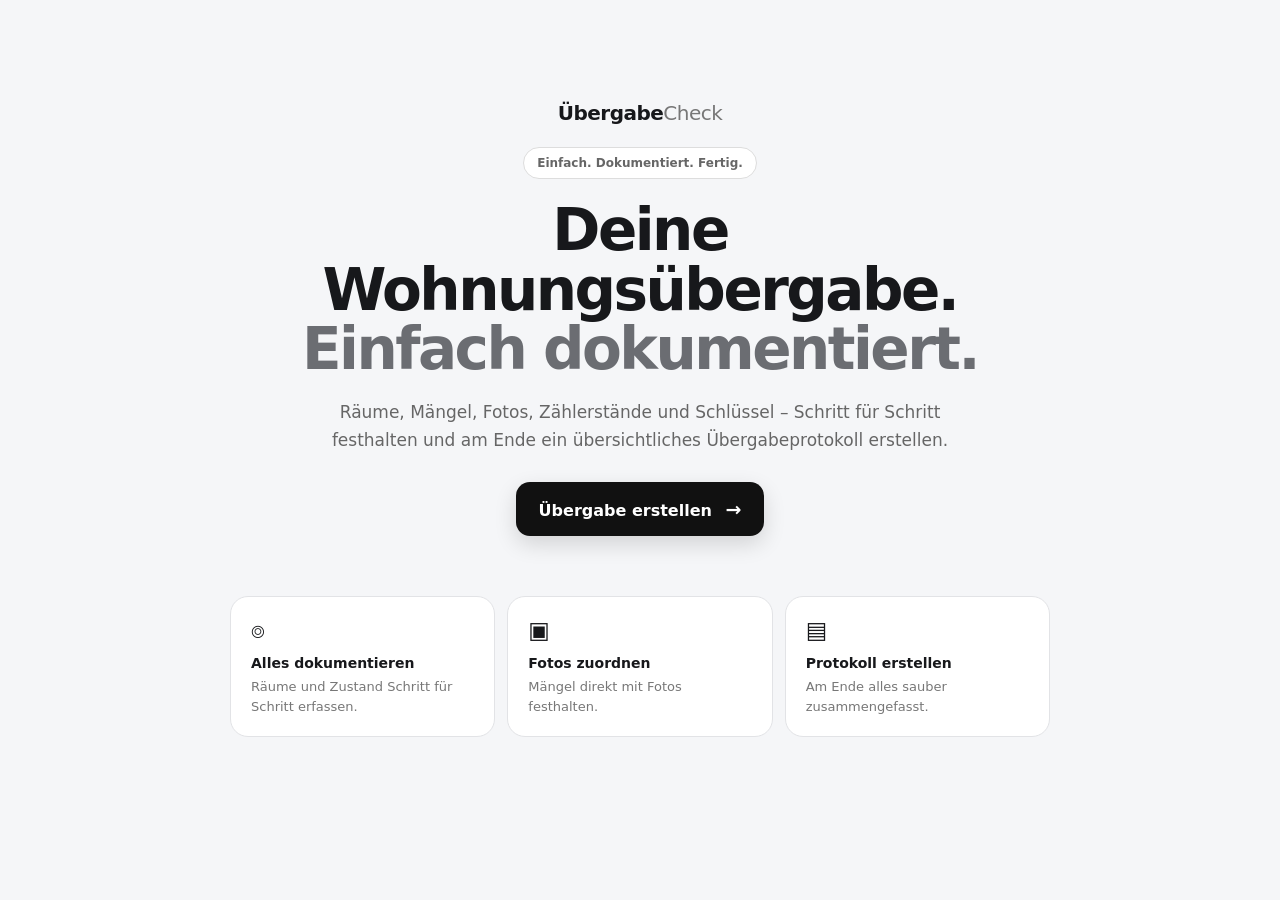
<file: Index.html>
<!DOCTYPE html>
<html lang="de">
<head>
<meta charset="UTF-8">
<meta name="viewport" content="width=device-width, initial-scale=1.0">
<title>ÜbergabeCheck – Wohnungsübergabe</title>
<style>
  *{box-sizing:border-box}
  body{margin:0;font-family:Inter,system-ui,-apple-system,BlinkMacSystemFont,"Segoe UI",sans-serif;background:#f5f6f8;color:#17181b}
  .app{max-width:1050px;margin:auto;padding:28px 18px 60px}
  header{display:flex;justify-content:space-between;align-items:center;margin-bottom:28px}
  .brand{font-size:22px;font-weight:800;letter-spacing:-.5px}
  .brand span{font-weight:500;color:#777}
  .badge{font-size:13px;background:#fff;border:1px solid #ddd;padding:8px 12px;border-radius:999px;color:#666}
  .hero{background:#111;color:#fff;border-radius:24px;padding:34px;margin-bottom:22px}
  .hero h1{font-size:34px;line-height:1.05;margin:0 0 10px;letter-spacing:-1px}
  .hero p{margin:0;color:#c7c7c7;max-width:680px;line-height:1.6}
  .progress{display:flex;gap:6px;margin-top:24px}
  .dot{height:5px;flex:1;background:#3b3b3b;border-radius:5px}
  .dot.active{background:#fff}
  .card{background:#fff;border:1px solid #e2e3e6;border-radius:20px;padding:24px;margin-bottom:16px;box-shadow:0 4px 18px rgba(0,0,0,.035)}
  h2{font-size:22px;margin:0 0 6px}
  .sub{color:#70727a;font-size:14px;margin-bottom:20px}
  label{display:block;font-size:13px;font-weight:700;margin:16px 0 7px}
  input,textarea,select{width:100%;padding:13px 14px;border:1px solid #d8d9dd;border-radius:12px;font:inherit;background:#fff}
  textarea{min-height:90px;resize:vertical}
  .grid{display:grid;grid-template-columns:1fr 1fr;gap:14px}
  .room-grid{display:grid;grid-template-columns:repeat(3,1fr);gap:12px}
  .room{border:1px solid #ddd;border-radius:15px;padding:16px;cursor:pointer;background:#fff}
  .room.selected{border:2px solid #111;padding:15px}
  .room strong{display:block;margin-bottom:5px}
  .room small{color:#777}
  .choice-row{display:flex;gap:10px;flex-wrap:wrap}
  .choice{border:1px solid #ddd;border-radius:12px;padding:11px 14px;cursor:pointer;background:#fff}
  .choice.active{background:#111;color:#fff;border-color:#111}
  .actions{display:flex;justify-content:space-between;gap:12px;margin-top:20px}
  button{border:0;border-radius:12px;padding:13px 18px;font-weight:750;cursor:pointer;font:inherit}
  .primary{background:#111;color:#fff}
  .secondary{background:#ececef;color:#222}
  .danger{background:#fff0f0;color:#a11}
  .hidden{display:none}
  .photo-box{border:1px dashed #c8c9ce;border-radius:15px;padding:22px;text-align:center;color:#777}
  .photo-preview{display:flex;gap:10px;flex-wrap:wrap;margin-top:12px}
  .photo-preview img{width:110px;height:85px;object-fit:cover;border-radius:10px;border:1px solid #ddd}
  .summary-row{display:flex;justify-content:space-between;border-bottom:1px solid #eee;padding:12px 0;gap:20px}
  .summary-row:last-child{border-bottom:0}
  .notice{background:#f0f1f3;padding:13px 15px;border-radius:12px;color:#555;font-size:14px;line-height:1.5}
  @media(max-width:700px){
    .grid,.room-grid{grid-template-columns:1fr}
    .hero h1{font-size:28px}
    .app{padding:18px 12px 40px}
    .card{padding:18px}
  }
  @media print{
    body{background:#fff}
    header,.hero,.actions,.no-print{display:none!important}
    .app{max-width:none;padding:0}
    .card{box-shadow:none;border:0;padding:0;margin:0 0 20px}
  }

  .protocol{background:#fff;color:#17181b}
  .protocol-cover{padding:28px 8px 34px;border-bottom:2px solid #111;margin-bottom:22px}
  .protocol-kicker{font-size:11px;font-weight:800;letter-spacing:2px;color:#777;margin-bottom:10px}
  .protocol h1{font-size:34px;letter-spacing:-1px;margin:0 0 8px}
  .protocol-address{font-size:18px;color:#555;margin-bottom:25px}
  .protocol-meta{display:grid;grid-template-columns:repeat(3,1fr);gap:12px}
  .protocol-meta div,.overview-grid div{background:#f5f5f6;border-radius:12px;padding:13px}
  .protocol-meta span,.overview-grid span,.protocol-row span{display:block;font-size:11px;color:#777;text-transform:uppercase;letter-spacing:.5px;margin-bottom:5px}
  .protocol-section{margin:22px 0;padding:18px 0;border-bottom:1px solid #e5e5e7}
  .section-title{display:flex;justify-content:space-between;align-items:center;font-size:18px;font-weight:800;margin-bottom:14px}
  .overview-grid{display:grid;grid-template-columns:repeat(4,1fr);gap:10px}
  .protocol-row{display:flex;justify-content:space-between;gap:20px;padding:12px 0;border-bottom:1px solid #eee}
  .protocol-row:last-child{border-bottom:0}
  .protocol-detail{background:#f7f7f8;border-radius:12px;padding:13px;line-height:1.55}
  .protocol-detail strong{display:block;font-size:11px;text-transform:uppercase;letter-spacing:.5px;color:#777;margin-bottom:6px}
  .state-pill{font-size:11px;padding:6px 9px;border-radius:999px;font-weight:800;background:#eee}
  .state-pill.ok{background:#e9f5ec}
  .state-pill.wear{background:#fff4d9}
  .state-pill.damage{background:#ffe9e9}
  .muted{color:#777;font-size:13px}
  .photo-grid{display:grid;grid-template-columns:repeat(3,1fr);gap:10px;margin-top:12px}
  .protocol-photo{width:100%;height:180px;object-fit:cover;border-radius:10px;border:1px solid #ddd}
  .signature-section{padding-top:10px}
  .signature-grid{display:grid;grid-template-columns:1fr 1fr;gap:45px;margin-top:35px}
  .signature-line{height:70px;border-bottom:1px solid #777;margin-bottom:8px}
  .signature-grid span{display:block;color:#777;font-size:12px;margin-top:3px}
  .protocol-footer{font-size:11px;color:#888;text-align:center;padding-top:12px}
  @media(max-width:700px){
    .protocol-meta,.overview-grid{grid-template-columns:1fr 1fr}
    .photo-grid{grid-template-columns:1fr 1fr}
    .protocol-photo{height:140px}
    .signature-grid{grid-template-columns:1fr;gap:25px}
  }
  @media print{
    @page{size:A4;margin:14mm}
    body{background:#fff}
    .app{padding:0;max-width:none}
    .card{border:0;padding:0;box-shadow:none}
    .protocol-section{break-inside:avoid}
    .protocol-photo{break-inside:avoid}
    .protocol-cover{break-after:auto}
    .protocol-footer{position:relative}
    .no-print{display:none!important}
  }


  .landing{min-height:calc(100vh - 88px);display:flex;align-items:center;justify-content:center;padding:40px 0 70px}
  .landing-inner{text-align:center;max-width:820px}
  .landing-logo{font-size:20px;font-weight:850;letter-spacing:-.5px;margin-bottom:22px}
  .landing-logo span{font-weight:500;color:#777}
  .landing-pill{display:inline-block;background:#fff;border:1px solid #ddd;border-radius:999px;padding:8px 13px;font-size:12px;font-weight:750;color:#666;margin-bottom:22px}
  .landing h1{font-size:58px;line-height:1.03;letter-spacing:-2.5px;margin:0 0 18px;font-weight:850}
  .landing h1 em{font-style:normal;color:#6b6d72}
  .landing-lead{max-width:650px;margin:0 auto;color:#666;font-size:17px;line-height:1.65}
  .landing-button{margin-top:28px;background:#111;color:#fff;border:0;border-radius:14px;padding:16px 23px;font-weight:800;font-size:16px;cursor:pointer;box-shadow:0 8px 22px rgba(0,0,0,.14)}
  .landing-button span{margin-left:8px;font-size:19px}
  .landing-features{display:grid;grid-template-columns:repeat(3,1fr);gap:12px;margin-top:60px;text-align:left}
  .landing-features>div{background:#fff;border:1px solid #e2e3e6;border-radius:18px;padding:20px}
  .feature-icon{font-size:23px;margin-bottom:12px}
  .landing-features strong{display:block;font-size:14px;margin-bottom:6px}
  .landing-features span{display:block;color:#777;font-size:13px;line-height:1.5}
  @media(max-width:700px){
    .landing{min-height:calc(100vh - 50px);padding:25px 0 45px}
    .landing h1{font-size:40px;letter-spacing:-1.7px}
    .landing-lead{font-size:15px}
    .landing-features{grid-template-columns:1fr;margin-top:38px}
  }


  .sig-wrap{margin-top:12px}
  .sig-wrap canvas{width:100%;height:130px;border:1px dashed #c9c9cc;border-radius:12px;background:#fff;touch-action:none}
  .sig-actions{margin-top:7px}
  .sig-actions button{padding:8px 11px;font-size:12px}
  @media print{
    .sig-wrap canvas{border:0;height:90px}
    .sig-actions{display:none!important}
    .protocol-photo{max-height:170px}
  }

</style>
</head>
<body>
<div class="app">

  <section class="landing" id="landing">
    <div class="landing-inner">
      <div class="landing-logo">Übergabe<span>Check</span></div>
      <div class="landing-pill">Einfach. Dokumentiert. Fertig.</div>
      <h1>Deine Wohnungsübergabe.<br><em>Einfach dokumentiert.</em></h1>
      <p class="landing-lead">Räume, Mängel, Fotos, Zählerstände und Schlüssel – Schritt für Schritt festhalten und am Ende ein übersichtliches Übergabeprotokoll erstellen.</p>
      <button class="landing-button" onclick="startApp()">Übergabe erstellen <span>→</span></button>
      <div class="landing-features">
        <div><div class="feature-icon">⌾</div><strong>Alles dokumentieren</strong><span>Räume und Zustand Schritt für Schritt erfassen.</span></div>
        <div><div class="feature-icon">▣</div><strong>Fotos zuordnen</strong><span>Mängel direkt mit Fotos festhalten.</span></div>
        <div><div class="feature-icon">▤</div><strong>Protokoll erstellen</strong><span>Am Ende alles sauber zusammengefasst.</span></div>
      </div>
    </div>
  </section>

  <div id="appContent" class="hidden">
  <header id="appHeader">
    <div class="brand">Übergabe<span>Check</span></div>
    <div class="badge"><span id="saveStatus">Bereit</span> · nur auf diesem Gerät</div>
  </header>

  <section class="hero" id="appHero">
    <h1>Wohnungsübergabe ohne Papierchaos.</h1>
    <p>Dokumentiere Räume, Mängel, Zählerstände und Schlüssel Schritt für Schritt. Am Ende entsteht ein übersichtliches Übergabeprotokoll.</p>
    <div class="progress" id="progress"></div>
  </section>

  <section class="card" id="step1">
    <h2>1. Grunddaten</h2>
    <div class="sub">Ein paar Angaben zum Start.</div>
    <div class="grid">
      <div><label>Adresse</label><input id="address" placeholder="z. B. Musterstraße 12, 89518 Heidenheim"></div>
      <div><label>Datum</label><input id="date" type="date"></div>
      <div><label>Mieter</label><input id="tenant" placeholder="Vor- und Nachname"></div>
      <div><label>Vermieter</label><input id="landlord" placeholder="Vor- und Nachname"></div>
    </div>
    <div class="actions">
      <button class="secondary" onclick="newTransfer()">Neue Übergabe</button>
      <button class="primary" onclick="go(2)">Weiter</button>
    </div>
  </section>

  <section class="card hidden" id="step2">
    <h2>2. Räume</h2>
    <div class="sub">Welche Räume möchtest du dokumentieren?</div>
    <div class="room-grid" id="rooms"></div>
    <div class="actions"><button class="secondary" onclick="go(1)">Zurück</button><button class="primary" onclick="go(3)">Weiter</button></div>
  </section>

  <section class="card hidden" id="step3">
    <h2>3. Raum dokumentieren</h2>
    <div class="sub">Wähle einen Raum und halte den Zustand fest.</div>
    <div class="grid">
      <div>
        <label>Raum</label>
        <select id="roomSelect" onchange="loadRoom()"></select>
      </div>
      <div>
        <label>Zustand</label>
        <div class="choice-row">
          <div class="choice" data-state="ok" onclick="setState('ok')">Ohne Mängel</div>
          <div class="choice" data-state="wear" onclick="setState('wear')">Gebrauchsspuren</div>
          <div class="choice" data-state="damage" onclick="setState('damage')">Mangel vorhanden</div>
        </div>
      </div>
    </div>
    <label>Beschreibung</label>
    <textarea id="description" placeholder="z. B. Kratzer im Laminat vor der Balkontür."></textarea>
    <label>Fotos</label>
    <div class="photo-box">
      <input id="photos" type="file" accept="image/*" multiple onchange="previewPhotos()">
      <div>Fotos auswählen – auf dem Smartphone kann direkt die Kamera genutzt werden.</div>
      <div class="photo-preview" id="photoPreview"></div>
    </div>
    <div class="actions"><button class="secondary" onclick="go(2)">Zurück</button><button class="primary" onclick="saveRoomAndNext()">Raum speichern</button></div>
  </section>

  <section class="card hidden" id="step4">
    <h2>4. Zähler & Schlüssel</h2>
    <div class="sub">Nur eintragen, was vorhanden ist.</div>
    <div class="grid">
      <div><label>Strom – Zählernummer</label><input id="electricNo" placeholder="optional"></div>
      <div><label>Strom – Stand</label><input id="electric" placeholder="z. B. 12483 kWh"></div>
      <div><label>Wasser – Zählernummer</label><input id="waterNo" placeholder="optional"></div>
      <div><label>Wasser – Stand</label><input id="water" placeholder="z. B. 384 m³"></div>
      <div><label>Gas – Zählernummer</label><input id="gasNo" placeholder="optional"></div>
      <div><label>Gas – Stand</label><input id="gas" placeholder="z. B. 1520 m³"></div>
    </div>
    <label>Schlüssel</label>
    <textarea id="keys" placeholder="z. B. 2 Wohnungsschlüssel, 2 Haustürschlüssel, 1 Briefkastenschlüssel"></textarea>
    <label>Allgemeine Bemerkungen</label>
    <textarea id="notes" placeholder="Sonstige Hinweise zur Übergabe"></textarea>
    <div class="actions"><button class="secondary" onclick="go(3)">Zurück</button><button class="primary" onclick="showSummary()">Protokoll anzeigen</button></div>
  </section>

  <section class="card hidden" id="step5">
    <h2>5. Übergabeprotokoll</h2>
    <div class="sub">Deine Angaben als übersichtliche Dokumentation.</div>
    <div id="summary"></div>
    <div class="actions no-print">
      <button class="secondary" onclick="go(4)">Zurück</button>
      <button class="primary" onclick="window.print()">Als PDF speichern / drucken</button>
    </div>
  </section>
  </div>
</div>

<script>
const roomNames=["Flur","Wohnzimmer","Schlafzimmer","Kinderzimmer","Küche","Badezimmer","WC","Balkon","Keller","Garage","Abstellraum"];
let selectedRooms=["Flur","Wohnzimmer","Schlafzimmer","Küche","Badezimmer"];
let roomData={};
let currentRoom=selectedRooms[0];
let currentState="ok";
let photoURLs=[];

document.getElementById("date").value=new Date().toISOString().slice(0,10);

function renderRooms(){
  document.getElementById("rooms").innerHTML=roomNames.map(r=>`
    <div class="room ${selectedRooms.includes(r)?"selected":""}" onclick="toggleRoom('${r}')">
      <strong>${r}</strong><small>${selectedRooms.includes(r)?"Ausgewählt":"Nicht ausgewählt"}</small>
    </div>`).join("");
}
function renderProgress(step){
  document.getElementById("progress").innerHTML=[1,2,3,4,5].map(n=>`<div class="dot ${n<=step?"active":""}"></div>`).join("");
}
function go(step){
  saveDraft();
  document.querySelectorAll('[id^="step"]').forEach(x=>x.classList.add("hidden"));
  document.getElementById("step"+step).classList.remove("hidden");
  renderProgress(step);
  if(step===2) renderRooms();
  if(step===3){fillRoomSelect();loadRoom();}
  window.scrollTo({top:0,behavior:"smooth"});
}
function toggleRoom(r){
  if(selectedRooms.includes(r)) selectedRooms=selectedRooms.filter(x=>x!==r);
  else selectedRooms.push(r);
  renderRooms();
}
function fillRoomSelect(){
  if(!selectedRooms.length) selectedRooms=["Flur"];
  document.getElementById("roomSelect").innerHTML=selectedRooms.map(r=>`<option>${r}</option>`).join("");
}
function loadRoom(){
  currentRoom=document.getElementById("roomSelect").value;
  const d=roomData[currentRoom]||{state:"ok",description:"",photos:[]};
  currentState=d.state;
  document.getElementById("description").value=d.description||"";
  document.querySelectorAll(".choice").forEach(x=>x.classList.toggle("active",x.dataset.state===currentState));
  photoURLs=d.photos||[];
  document.getElementById("photoPreview").innerHTML=photoURLs.map(u=>`<img src="${u}">`).join("");
  document.getElementById("photos").value="";
}
function setState(s){
  currentState=s;
  document.querySelectorAll(".choice").forEach(x=>x.classList.toggle("active",x.dataset.state===s));
}
async function previewPhotos(){
  photoURLs=[];
  const files=[...document.getElementById("photos").files];
  for(const file of files){
    photoURLs.push(await fileToDataURL(file));
  }
  document.getElementById("photoPreview").innerHTML=photoURLs.map(u=>`<img src="${u}">`).join("");
  saveDraft();
}
function fileToDataURL(file){
  return new Promise((resolve,reject)=>{
    const reader=new FileReader();
    reader.onload=()=>resolve(reader.result);
    reader.onerror=reject;
    reader.readAsDataURL(file);
  });
}
function saveRoomAndNext(){
  roomData[currentRoom]={state:currentState,description:document.getElementById("description").value,photos:[...photoURLs]};
  saveDraft();
  const idx=selectedRooms.indexOf(currentRoom);
  if(idx<selectedRooms.length-1){
    currentRoom=selectedRooms[idx+1];
    document.getElementById("roomSelect").value=currentRoom;
    loadRoom();
  }else{
    go(4);
  }
}
function esc(s){return (s||"").replace(/[&<>"']/g,c=>({"&":"&amp;","<":"&lt;",">":"&gt;",'"':"&quot;","'":"&#39;"}[c]));}
function stateLabel(s){return s==="ok"?"Ohne festgestellte Mängel":s==="wear"?"Gebrauchsspuren":"Mangel vorhanden";}

function newTransfer(){
  if(!confirm("Neue Übergabe starten? Die bisher gespeicherten Angaben werden gelöscht.")) return;
  clearDraft();
  location.reload();
}
function formSnapshot(){
  const ids=["address","date","tenant","landlord","electricNo","electric","waterNo","water","gasNo","gas","keys","notes"];
  const fields={};
  ids.forEach(id=>fields[id]=document.getElementById(id)?.value||"");
  return {fields,selectedRooms,roomData};
}
function saveDraft(){
  try{
    localStorage.setItem("uebergabecheck_draft",JSON.stringify(formSnapshot()));
    const el=document.getElementById("saveStatus");
    if(el) el.textContent="Gespeichert";
  }catch(e){}
}
function loadDraft(){
  try{
    const raw=localStorage.getItem("uebergabecheck_draft");
    if(!raw) return;
    const d=JSON.parse(raw);
    if(d.fields) Object.entries(d.fields).forEach(([id,val])=>{const el=document.getElementById(id);if(el)el.value=val;});
    if(Array.isArray(d.selectedRooms)) selectedRooms=d.selectedRooms;
    if(d.roomData) roomData=d.roomData;
  }catch(e){}
}
function clearDraft(){
  localStorage.removeItem("uebergabecheck_draft");
}
function addAutosaveListeners(){
  document.querySelectorAll("input, textarea, select").forEach(el=>{
    el.addEventListener("input",saveDraft);
    el.addEventListener("change",saveDraft);
  });
}
function makeSignatureCanvas(id){
  return `<div class="sig-wrap"><canvas id="${id}" width="560" height="180"></canvas><div class="sig-actions no-print"><button type="button" class="secondary" onclick="clearSignature('${id}')">Unterschrift löschen</button></div></div>`;
}
function setupSignature(id){
  const c=document.getElementById(id);
  if(!c) return;
  const ctx=c.getContext("2d");
  const ratio=window.devicePixelRatio||1;
  const rect=c.getBoundingClientRect();
  c.width=Math.max(560, Math.round(rect.width*ratio));
  c.height=Math.max(180, Math.round(rect.height*ratio));
  ctx.scale(c.width/560,c.height/180);
  ctx.lineWidth=2.2; ctx.lineCap="round"; ctx.lineJoin="round";
  let drawing=false;
  function point(clientX,clientY){
    const r=c.getBoundingClientRect();
    return {x:(clientX-r.left)*(560/r.width), y:(clientY-r.top)*(180/r.height)};
  }
  c.addEventListener("pointerdown",e=>{
    e.preventDefault(); drawing=true;
    if(c.setPointerCapture) c.setPointerCapture(e.pointerId);
    const p=point(e.clientX,e.clientY);
    ctx.beginPath(); ctx.moveTo(p.x,p.y);
  });
  c.addEventListener("pointermove",e=>{
    if(!drawing)return;
    e.preventDefault();
    const p=point(e.clientX,e.clientY);
    ctx.lineTo(p.x,p.y); ctx.stroke();
  });
  const stop=()=>{drawing=false;};
  c.addEventListener("pointerup",stop);
  c.addEventListener("pointercancel",stop);
  c.addEventListener("pointerleave",e=>{if(e.buttons===0)drawing=false;});
}
function clearSignature(id){
  const c=document.getElementById(id); if(!c)return;
  c.getContext("2d").clearRect(0,0,c.width,c.height);
}
function showSummary(){
  const rooms=selectedRooms.map(r=>{
    const d=roomData[r]||{state:"ok",description:"",photos:[]};
    const photos=(d.photos||[]).map((u,i)=>`<img class="protocol-photo" src="${u}" alt="Foto ${i+1}">`).join("");
    return `<section class="protocol-section">
      <div class="section-title"><span>${esc(r)}</span><span class="state-pill ${d.state}">${stateLabel(d.state)}</span></div>
      ${d.description?`<div class="protocol-detail"><strong>Beschreibung</strong><div>${esc(d.description)}</div></div>`:""}
      ${photos?`<div class="photo-grid">${photos}</div>`:""}
      ${!d.description && !photos?`<div class="muted">Keine zusätzlichen Angaben dokumentiert.</div>`:""}
    </section>`;
  }).join("");

  const dateRaw=document.getElementById("date").value;
  const dateFormatted=dateRaw ? new Date(dateRaw+"T12:00:00").toLocaleDateString("de-DE") : "";

  document.getElementById("summary").innerHTML=`
    <div class="protocol">
      <div class="protocol-cover">
        <div class="protocol-kicker">WOHNUNGSÜBERGABE</div>
        <h1>Übergabeprotokoll</h1>
        <div class="protocol-address">${esc(document.getElementById("address").value)||"Adresse nicht angegeben"}</div>
        <div class="protocol-meta">
          <div><span>Datum</span><strong>${dateFormatted}</strong></div>
          <div><span>Mieter</span><strong>${esc(document.getElementById("tenant").value)||"–"}</strong></div>
          <div><span>Vermieter</span><strong>${esc(document.getElementById("landlord").value)||"–"}</strong></div>
        </div>
      </div>

      <div class="protocol-section">
        <div class="section-title"><span>Übergabeübersicht</span></div>
        <div class="overview-grid">
          <div><span>Dokumentierte Räume</span><strong>${selectedRooms.length}</strong></div>
          <div><span>Dokumentierte Fotos</span><strong>${selectedRooms.reduce((n,r)=>n+((roomData[r]?.photos||[]).length),0)}</strong></div>
          <div><span>Zählerstände</span><strong>${["electric","water","gas"].filter(id=>document.getElementById(id).value.trim()).length}</strong></div>
          <div><span>Schlüssel</span><strong>${document.getElementById("keys").value.trim()?"Dokumentiert":"–"}</strong></div>
        </div>
      </div>

      <div class="protocol-section">
        <div class="section-title"><span>Zählerstände</span></div>
        ${[
          ["Strom","electricNo","electric","kWh"],
          ["Wasser","waterNo","water","m³"],
          ["Gas","gasNo","gas","m³"]
        ].map(([name,no,val,unit])=>`
          <div class="protocol-row">
            <div><strong>${name}</strong><span>Zählernummer: ${esc(document.getElementById(no).value)||"–"}</span></div>
            <strong>${esc(document.getElementById(val).value)||"–"} ${esc(document.getElementById(val).value)?unit:""}</strong>
          </div>`).join("")}
      </div>

      <div class="protocol-section">
        <div class="section-title"><span>Schlüsselübergabe</span></div>
        <div class="protocol-detail">${esc(document.getElementById("keys").value)||"Keine Angaben dokumentiert."}</div>
      </div>

      <div class="protocol-section">
        <div class="section-title"><span>Räume & Zustand</span></div>
        ${rooms}
      </div>

      <div class="protocol-section">
        <div class="section-title"><span>Allgemeine Bemerkungen</span></div>
        <div class="protocol-detail">${esc(document.getElementById("notes").value)||"Keine weiteren Bemerkungen."}</div>
      </div>

      <div class="signature-section">
        <div class="section-title"><span>Unterschriften</span></div>
        <div class="signature-grid">
          <div>
            <strong>Mieter</strong>
            <div class="sig-wrap">
              <canvas id="sigTenant" width="560" height="180"></canvas>
              <div class="sig-actions no-print"><button type="button" class="secondary" onclick="clearSignature('sigTenant')">Unterschrift löschen</button></div>
            </div>
            <span>Ort / Datum</span>
          </div>
          <div>
            <strong>Vermieter</strong>
            <div class="sig-wrap">
              <canvas id="sigLandlord" width="560" height="180"></canvas>
              <div class="sig-actions no-print"><button type="button" class="secondary" onclick="clearSignature('sigLandlord')">Unterschrift löschen</button></div>
            </div>
            <span>Ort / Datum</span>
          </div>
        </div>
      </div>

      <div class="protocol-footer">ÜbergabeCheck · Erstellt am ${new Date().toLocaleDateString("de-DE")}</div>
    </div>`;
  go(5);
  setupSignature("sigTenant");
  setupSignature("sigLandlord");
}

function startApp(){
  document.getElementById("landing").classList.add("hidden");
  document.getElementById("appContent").classList.remove("hidden");
  document.getElementById("appHeader").classList.add("hidden");
  document.getElementById("appHero").classList.add("hidden");
  go(1);
  window.scrollTo({top:0, behavior:"instant"});
}

renderProgress(1);
</script>
</body>
</html>
</file>
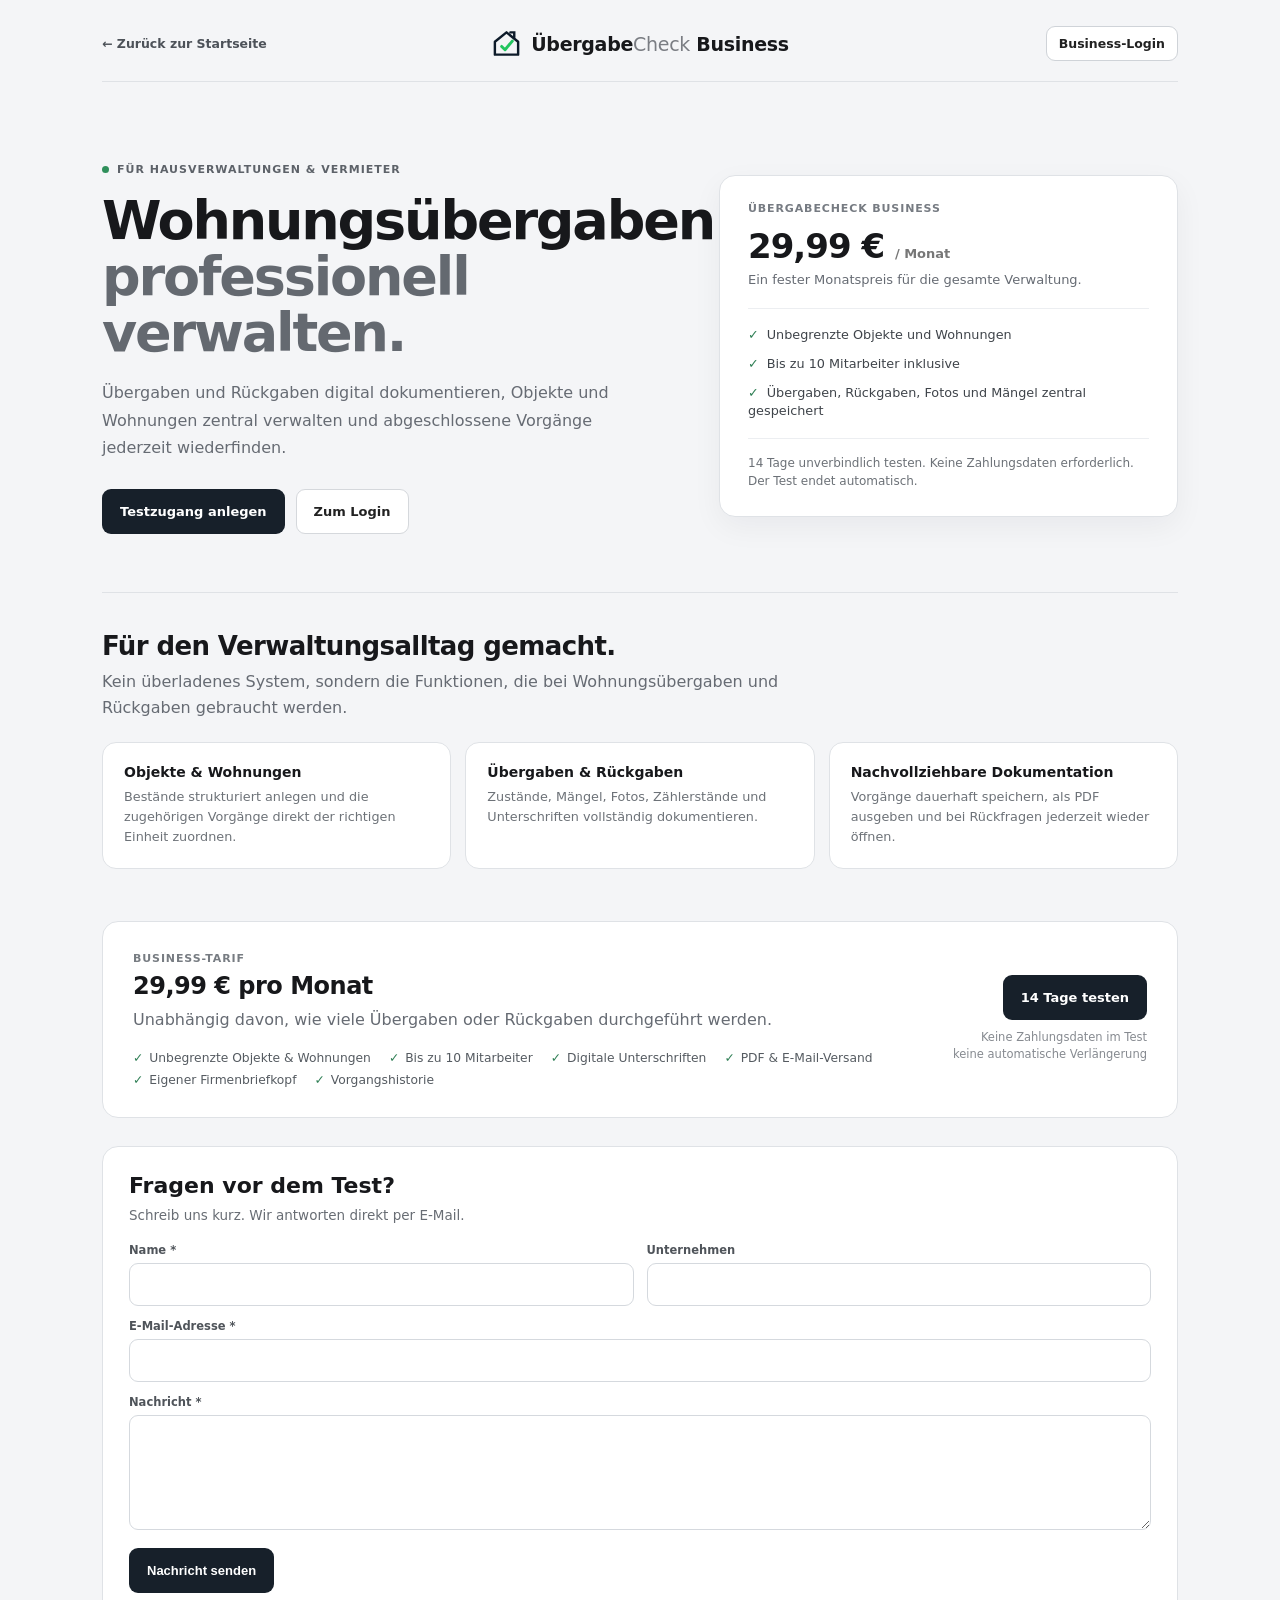
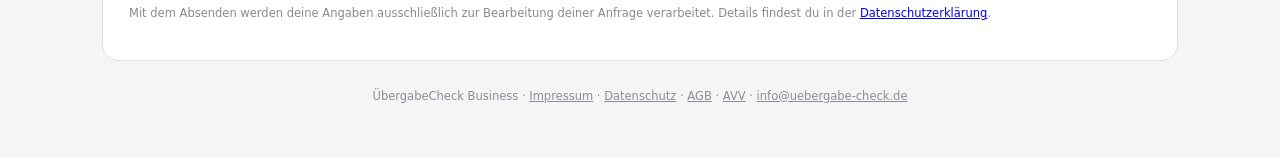
<file: business/index.html>
<!DOCTYPE html>
<html lang="de">
<head>
<meta charset="UTF-8">
<meta name="viewport" content="width=device-width, initial-scale=1.0">
<title>ÜbergabeCheck Business</title>
<style>
*{box-sizing:border-box}
:root{
  --bg:#f4f5f7;
  --surface:#ffffff;
  --text:#17181b;
  --muted:#666b73;
  --line:#dfe2e6;
  --line2:#eceef1;
  --dark:#17202a;
}
body{
  margin:0;
  font-family:Inter,system-ui,-apple-system,BlinkMacSystemFont,"Segoe UI",sans-serif;
  background:var(--bg);
  color:var(--text);
}
.wrap{max-width:1120px;margin:0 auto;padding:22px 22px 54px}
.top{
  display:grid;
  grid-template-columns:1fr auto 1fr;
  align-items:center;
  gap:18px;
  padding:4px 0 20px;
  border-bottom:1px solid var(--line);
}
.brand{
  display:flex;
  align-items:center;
  justify-content:center;
  gap:9px;
  font-size:19px;
  font-weight:850;
  letter-spacing:-.3px;
}
.brand span{font-weight:500;color:#7a7d83}
.mark{width:31px;height:31px}.mark svg{width:100%;height:100%;display:block}
.back-home,.customer-login{
  color:#4d5259;
  text-decoration:none;
  font-size:12.5px;
  font-weight:750;
}
.back-home{justify-self:start}
.customer-login{
  justify-self:end;
  border:1px solid #cfd3d8;
  background:var(--surface);
  padding:9px 12px;
  border-radius:9px;
  color:#222;
}
.customer-login:hover,.back-home:hover{color:#111}

.hero{
  display:grid;
  grid-template-columns:minmax(0,1.1fr) minmax(320px,.9fr);
  gap:56px;
  align-items:center;
  padding:76px 0 58px;
}
.hero-copy{max-width:700px}
.pill{
  display:inline-flex;
  align-items:center;
  gap:8px;
  font-size:11px;
  font-weight:850;
  letter-spacing:.09em;
  text-transform:uppercase;
  color:#5d6269;
  margin-bottom:17px;
}
.pill::before{
  content:"";
  width:7px;height:7px;border-radius:50%;
  background:#2f8f5b;
}
.hero h1{
  font-size:54px;
  line-height:1.04;
  letter-spacing:-2.15px;
  margin:0 0 18px;
  max-width:760px;
}
.hero h1 em{font-style:normal;color:#646970}
.lead{
  max-width:680px;
  margin:0;
  color:var(--muted);
  font-size:16px;
  line-height:1.7;
}
.actions{
  display:flex;
  gap:11px;
  flex-wrap:wrap;
  margin-top:28px;
}
.btn{
  display:inline-flex;
  align-items:center;
  justify-content:center;
  min-height:45px;
  padding:11px 17px;
  border-radius:9px;
  text-decoration:none;
  font-weight:800;
  font-size:13px;
  border:1px solid transparent;
  cursor:pointer;
}
.primary{background:var(--dark);color:#fff}
.secondary{background:#fff;color:#222;border-color:#d5d8dc}

.hero-offer{
  background:var(--surface);
  border:1px solid var(--line);
  border-radius:16px;
  padding:26px 28px;
  box-shadow:0 10px 30px rgba(20,25,35,.05);
}
.hero-offer-label{
  font-size:11px;
  font-weight:850;
  letter-spacing:.08em;
  text-transform:uppercase;
  color:#767b82;
  margin-bottom:14px;
}
.hero-price{
  font-size:34px;
  line-height:1;
  font-weight:900;
  letter-spacing:-1px;
  margin-bottom:7px;
}
.hero-price small{font-size:13px;font-weight:700;color:#777;letter-spacing:0}
.hero-price-copy{
  font-size:13px;
  line-height:1.55;
  color:#666b73;
  margin:0 0 18px;
}
.hero-offer ul{
  list-style:none;
  margin:0;
  padding:0;
  display:grid;
  gap:10px;
  border-top:1px solid var(--line2);
  padding-top:17px;
}
.hero-offer li{
  font-size:12.8px;
  line-height:1.45;
  color:#3f444a;
}
.hero-offer li::before{content:"✓";margin-right:8px;font-weight:900;color:#2f7f55}
.hero-trial{
  margin-top:17px;
  padding-top:15px;
  border-top:1px solid var(--line2);
  font-size:12px;
  line-height:1.5;
  color:#6c7177;
}

.section-title{
  margin:0 0 8px;
  font-size:26px;
  letter-spacing:-.6px;
}
.section-lead{
  margin:0;
  color:var(--muted);
  line-height:1.6;
  max-width:720px;
}
.grid{
  display:grid;
  grid-template-columns:repeat(3,1fr);
  gap:14px;
  margin-top:22px;
}
.card{
  background:#fff;
  border:1px solid var(--line);
  border-radius:14px;
  padding:21px;
}
.card strong{display:block;font-size:14px;margin-bottom:7px}
.card span{display:block;color:#6d7278;font-size:12.8px;line-height:1.55}

.features-section{
  padding:38px 0 12px;
  border-top:1px solid var(--line);
}
.pricing{
  margin-top:40px;
  background:#fff;
  border:1px solid var(--line);
  border-radius:16px;
  padding:30px;
  display:grid;
  grid-template-columns:1fr auto;
  gap:28px;
  align-items:center;
}
.pricing-kicker{
  font-size:11px;
  font-weight:850;
  letter-spacing:.08em;
  text-transform:uppercase;
  color:#777c82;
  margin-bottom:7px;
}
.pricing h2{font-size:24px;margin:0 0 8px;letter-spacing:-.5px}
.pricing-copy{margin:0;color:#666b73;line-height:1.55;max-width:690px}
.price{font-size:31px;font-weight:900;letter-spacing:-.8px;margin:0 0 4px}
.price small{font-size:13px;color:#777;letter-spacing:0}
.trial{font-size:12px;color:#6d7278;line-height:1.5}
.pricing-list-wrap{margin-top:18px}
.pricing-list{
  display:flex;
  flex-wrap:wrap;
  gap:8px 18px;
  list-style:none;
  padding:0;
  margin:0;
}
.pricing-list li{font-size:12.3px;color:#555b61}
.pricing-list li::before{content:"✓";margin-right:6px;font-weight:900;color:#2f7f55}
.pricing-actions{text-align:right}
.pricing-note{font-size:11.5px;color:#868a90;line-height:1.45;margin-top:9px}

.section{display:none}
.contact{
  margin-top:28px;
  background:#fff;
  border:1px solid var(--line);
  border-radius:16px;
  padding:26px;
}
.contact h2{font-size:22px;margin:0 0 7px}
.contact>p{color:#686d74;line-height:1.55;margin:0 0 18px;font-size:13.5px}
.contact-grid{display:grid;grid-template-columns:1fr 1fr;gap:13px}
.contact label{display:block;font-size:11.5px;font-weight:800;margin:0 0 6px;color:#4f545a}
.contact input,.contact textarea{
  width:100%;
  padding:11px 12px;
  border:1px solid #d5d9de;
  border-radius:9px;
  font:inherit;
  background:#fff
}
.contact textarea{min-height:115px;resize:vertical}
.contact-full{grid-column:1/-1}
.contact-actions{display:flex;align-items:center;gap:12px;margin-top:14px}
.contact-status{font-size:12.5px;color:#666}
.contact-status.ok{color:#18743a}.contact-status.error{color:#a11}
.contact-hp{position:absolute!important;left:-9999px!important;width:1px!important;height:1px!important;overflow:hidden!important}

.footer{text-align:center;color:#8a8e94;font-size:11.5px;margin-top:28px}
.footer a{color:inherit;text-decoration:underline;cursor:pointer}

.legal-overlay{position:fixed;inset:0;background:rgba(0,0,0,.48);display:flex;align-items:center;justify-content:center;padding:18px;z-index:1000}
.legal-overlay.hidden{display:none}
.legal-modal{background:#fff;width:min(820px,100%);max-height:90vh;overflow:auto;border-radius:20px;padding:26px;box-shadow:0 20px 60px rgba(0,0,0,.22);text-align:left}
.legal-head{display:flex;justify-content:space-between;align-items:center;gap:16px;margin-bottom:14px}
.legal-head h2{margin:0;font-size:24px}
.legal-close{border:0;border-radius:10px;padding:9px 13px;background:#ececef;color:#222;font:inherit;font-weight:750;cursor:pointer}
.legal-modal h3{margin:24px 0 8px;font-size:16px}
.legal-modal p{margin:0 0 14px;color:#555;line-height:1.65}
.legal-modal strong{color:#222}

@media(max-width:860px){
  .top{grid-template-columns:1fr auto}
  .brand{grid-column:1/-1;grid-row:2;justify-content:flex-start}
  .hero{grid-template-columns:1fr;gap:26px;padding:50px 0 40px}
  .hero-offer{max-width:620px}
  .grid{grid-template-columns:1fr}
  .pricing{grid-template-columns:1fr}
  .pricing-actions{text-align:left}
}
@media(max-width:560px){
  .wrap{padding:16px 14px 38px}
  .hero h1{font-size:39px;letter-spacing:-1.5px}
  .lead{font-size:15px}
  .actions .btn{width:100%}
  .hero-offer{padding:22px 19px}
  .pricing{padding:22px 18px}
  .contact{padding:22px 18px}
  .contact-grid{grid-template-columns:1fr}
  .contact-full{grid-column:auto}
}
</style>
</head>
<body>
<div class="wrap">
  <div class="top">
    <a class="back-home" href="../">← Zurück zur Startseite</a>
    <div class="brand">
      <div class="mark" aria-hidden="true"><svg viewBox="0 0 64 64" fill="none" xmlns="http://www.w3.org/2000/svg"><path d="M8 28.5 32 9l24 19.5V55H8V28.5Z" stroke="#0D1B2A" stroke-width="5" stroke-linejoin="round"/><path d="M40 9h8v10" stroke="#0D1B2A" stroke-width="5" stroke-linecap="round"/><path d="m22 38 7 7 15-18" stroke="#22C55E" stroke-width="6" stroke-linecap="round" stroke-linejoin="round"/></svg></div>
      <div>Übergabe<span>Check</span> Business</div>
    </div>
    <a class="customer-login" href="app.html">Business-Login</a>
  </div>

  <main class="hero">
    <div class="hero-copy">
      <div class="pill">Für Hausverwaltungen &amp; Vermieter</div>
      <h1>Wohnungsübergaben<br><em>professionell verwalten.</em></h1>
      <p class="lead">Übergaben und Rückgaben digital dokumentieren, Objekte und Wohnungen zentral verwalten und abgeschlossene Vorgänge jederzeit wiederfinden.</p>
      <div class="actions">
        <a class="btn primary" href="app.html?register=1">Testzugang anlegen</a>
        <a class="btn secondary" href="app.html">Zum Login</a>
      </div>
    </div>

    <aside class="hero-offer">
      <div class="hero-offer-label">ÜbergabeCheck Business</div>
      <div class="hero-price">29,99 € <small>/ Monat</small></div>
      <div class="hero-price-copy">Ein fester Monatspreis für die gesamte Verwaltung.</div>
      <ul>
        <li>Unbegrenzte Objekte und Wohnungen</li>
        <li>Bis zu 10 Mitarbeiter inklusive</li>
        <li>Übergaben, Rückgaben, Fotos und Mängel zentral gespeichert</li>
      </ul>
      <div class="hero-trial">14 Tage unverbindlich testen. Keine Zahlungsdaten erforderlich. Der Test endet automatisch.</div>
    </aside>
  </main>

  <section class="features-section" id="funktionen">
    <h2 class="section-title">Für den Verwaltungsalltag gemacht.</h2>
    <p class="section-lead">Kein überladenes System, sondern die Funktionen, die bei Wohnungsübergaben und Rückgaben gebraucht werden.</p>

    <div class="grid">
      <div class="card">
        <strong>Objekte &amp; Wohnungen</strong>
        <span>Bestände strukturiert anlegen und die zugehörigen Vorgänge direkt der richtigen Einheit zuordnen.</span>
      </div>
      <div class="card">
        <strong>Übergaben &amp; Rückgaben</strong>
        <span>Zustände, Mängel, Fotos, Zählerstände und Unterschriften vollständig dokumentieren.</span>
      </div>
      <div class="card">
        <strong>Nachvollziehbare Dokumentation</strong>
        <span>Vorgänge dauerhaft speichern, als PDF ausgeben und bei Rückfragen jederzeit wieder öffnen.</span>
      </div>
    </div>
  </section>

  <section class="pricing" id="preis">
    <div>
      <div class="pricing-kicker">Business-Tarif</div>
      <h2>29,99 € pro Monat</h2>
      <p class="pricing-copy">Unabhängig davon, wie viele Übergaben oder Rückgaben durchgeführt werden.</p>
      <div class="pricing-list-wrap">
        <ul class="pricing-list">
          <li>Unbegrenzte Objekte &amp; Wohnungen</li>
          <li>Bis zu 10 Mitarbeiter</li>
          <li>Digitale Unterschriften</li>
          <li>PDF &amp; E-Mail-Versand</li>
          <li>Eigener Firmenbriefkopf</li>
          <li>Vorgangshistorie</li>
        </ul>
      </div>
    </div>
    <div class="pricing-actions">
      <a class="btn primary" href="app.html?register=1">14 Tage testen</a>
      <div class="pricing-note">Keine Zahlungsdaten im Test<br>keine automatische Verlängerung</div>
    </div>
  </section>

  <section class="contact" id="kontakt">
    <h2>Fragen vor dem Test?</h2>
    <p>Schreib uns kurz. Wir antworten direkt per E-Mail.</p>
    <form id="businessContactForm" onsubmit="sendBusinessContact(event)">
      <div class="contact-grid">
        <div><label for="contactName">Name *</label><input id="contactName" name="name" maxlength="120" autocomplete="name" required></div>
        <div><label for="contactCompany">Unternehmen</label><input id="contactCompany" name="company" maxlength="160" autocomplete="organization"></div>
        <div class="contact-full"><label for="contactEmail">E-Mail-Adresse *</label><input id="contactEmail" name="email" type="email" maxlength="254" autocomplete="email" required></div>
        <div class="contact-full"><label for="contactMessage">Nachricht *</label><textarea id="contactMessage" name="message" maxlength="5000" minlength="10" required></textarea></div>
        <div class="contact-hp" aria-hidden="true"><label for="contactWebsite">Website</label><input id="contactWebsite" name="website" tabindex="-1" autocomplete="off"></div>
      </div>
      <div class="contact-actions"><button class="btn primary" id="contactSubmit" type="submit">Nachricht senden</button><span class="contact-status" id="contactStatus" aria-live="polite"></span></div>
      <p class="pricing-note" style="margin-top:12px">Mit dem Absenden werden deine Angaben ausschließlich zur Bearbeitung deiner Anfrage verarbeitet. Details findest du in der <a href="app.html#datenschutz">Datenschutzerklärung</a>.</p>
    </form>
  </section>

  <div class="footer">ÜbergabeCheck Business · <a href="app.html#impressum">Impressum</a> · <a href="app.html#datenschutz">Datenschutz</a> · <a href="app.html#agb">AGB</a> · <a href="app.html#avv">AVV</a> · <a href="mailto:info@uebergabe-check.de">info@uebergabe-check.de</a></div>
</div>

<div class="legal-overlay hidden" id="impressumOverlay" role="presentation" onclick="if(event.target===this) closeLegal('impressum')">
  <div class="legal-modal" role="dialog" aria-modal="true" aria-labelledby="impressumTitle">
    <div class="legal-head"><h2 id="impressumTitle">Impressum</h2><button class="legal-close" type="button" onclick="closeLegal('impressum')">Schließen</button></div>
    <h3>Angaben gemäß § 5 DDG</h3>
    <p><strong>Sven Mettmann / ÜbergabeCheck</strong><br>Weiherstraße 30<br>89522 Heidenheim an der Brenz</p>
    <h3>Kontakt</h3>
    <p>E-Mail: <a href="mailto:info@uebergabe-check.de">info@uebergabe-check.de</a><br>Kontaktformular: <a href="#kontakt" onclick="closeLegal('impressum')">direkt online schreiben</a></p>
    <h3>Verantwortlich für den Inhalt</h3>
    <p>Sven Mettmann / ÜbergabeCheck<br>Weiherstraße 30<br>89522 Heidenheim an der Brenz</p>
  </div>
</div>

<div class="legal-overlay hidden" id="datenschutzOverlay" role="presentation" onclick="if(event.target===this) closeLegal('datenschutz')">
  <div class="legal-modal" role="dialog" aria-modal="true" aria-labelledby="datenschutzTitle">
    <div class="legal-head"><h2 id="datenschutzTitle">Datenschutzerklärung – Business-Startseite</h2><button class="legal-close" type="button" onclick="closeLegal('datenschutz')">Schließen</button></div>
    <p><strong>Stand: 27. August 2026</strong></p>
    <p>Für Registrierung, Business-Anwendung, Vertragsabwicklung, Stripe, Supabase und weitere dort eingesetzte Dienste gilt die ausführliche <a href="app.html#datenschutz">Datenschutzerklärung von ÜbergabeCheck Business</a>.</p>
    <h3>1. Verantwortlicher</h3>
    <p>Verantwortlich für die Verarbeitung personenbezogener Daten ist:<br><br><strong>Sven Mettmann</strong><br>Weiherstraße 30<br>89522 Heidenheim an der Brenz<br><br>E-Mail: <strong>info@uebergabe-check.de</strong></p>
    <h3>2. ÜbergabeCheck Business</h3>
    <p>ÜbergabeCheck Business ist eine Webanwendung zur zentralen Verwaltung von Objekten, Wohnungen, Wohnungsübergaben und festgestellten Mängeln. Für die Nutzung eines Unternehmenskontos werden Anmelde- und Kontodaten verarbeitet. Angaben aus gespeicherten Übergaben werden dem jeweiligen Unternehmenskonto und der zugehörigen Wohnung zugeordnet.</p>
    <h3>3. Speicherung und Verarbeitung</h3>
    <p>Während einer laufenden Übergabe kann ein technischer Entwurf vorübergehend im Browser des verwendeten Geräts gespeichert werden. Dauerhaft gespeicherte Objekte, Wohnungen, Übergaben, Mängelangaben, Fotos und Unterschriften werden im Business-Bereich zentral gespeichert und dem jeweiligen Unternehmenskonto zugeordnet.</p>
    <h3>4. Authentifizierung und Datenbank mit Supabase</h3>
    <p>Für Registrierung, Anmeldung und die zentrale Speicherung der Business-Daten verwenden wir <strong>Supabase</strong>. Dabei werden insbesondere Kontodaten sowie die vom angemeldeten Unternehmen angelegten Objekte, Wohnungen und Übergabedaten verarbeitet.</p>
    <h3>5. Webanalyse in der Business-Anwendung</h3>
    <p>In der eigentlichen Business-Anwendung verwenden wir <strong>Umami Cloud</strong>, um die Nutzung der Anwendung auszuwerten und zu verbessern. Dabei werden keine Inhalte von Übergabeprotokollen, Namen, Adressen, Fotos oder Unterschriften an Umami übermittelt. Auf dieser vorgeschalteten Business-Startseite ist derzeit keine Umami-Webanalyse eingebunden.</p>
    <h3>6. Hosting durch STRATO</h3>
    <p>Diese Website wird über <strong>STRATO</strong> bereitgestellt. Beim Aufruf können technisch notwendige Verbindungsdaten wie IP-Adresse, Zeitpunkt des Zugriffs, aufgerufene Ressource sowie Browser- und Geräteinformationen durch den Hostinganbieter verarbeitet werden. Dies dient der sicheren und zuverlässigen Bereitstellung der Website.</p>
    <h3>7. Rechtsgrundlage</h3>
    <p>Soweit personenbezogene Daten verarbeitet werden, erfolgt die Verarbeitung insbesondere zur Bereitstellung und Absicherung der Website und Anwendung sowie – soweit erforderlich – auf Grundlage von Art. 6 Abs. 1 lit. f DSGVO. Weitere Rechtsgrundlagen können sich abhängig von der konkreten Nutzung und dem Vertragsverhältnis ergeben.</p>
    <h3>8. Kontaktformular</h3>
    <p>Wenn du das Kontaktformular nutzt, verarbeiten wir deinen Namen, deine E-Mail-Adresse, optional dein Unternehmen und den Inhalt deiner Nachricht, um deine Anfrage zu bearbeiten und zu beantworten. Die Verarbeitung erfolgt je nach Inhalt der Anfrage zur Durchführung vorvertraglicher oder vertraglicher Maßnahmen gemäß Art. 6 Abs. 1 lit. b DSGVO oder auf Grundlage unseres berechtigten Interesses an der Bearbeitung geschäftlicher Anfragen gemäß Art. 6 Abs. 1 lit. f DSGVO. Für die technische Übermittlung der Kontaktanfrage nutzen wir <strong>Resend (Plus Five Five, Inc., USA)</strong>. Für Übermittlungen in die USA stützt Resend seine Datenschutzunterlagen unter anderem auf das EU-U.S. Data Privacy Framework und Standardvertragsklauseln. Anfragen werden nur so lange gespeichert, wie dies für Bearbeitung, Nachweis und gegebenenfalls gesetzliche Aufbewahrungspflichten erforderlich ist.</p>
    <h3>9. Deine Rechte</h3>
    <p>Du hast nach Maßgabe der DSGVO insbesondere das Recht auf Auskunft, Berichtigung, Löschung, Einschränkung der Verarbeitung, Datenübertragbarkeit und Widerspruch gegen bestimmte Verarbeitungen. Außerdem besteht ein Beschwerderecht bei einer Datenschutzaufsichtsbehörde.</p>
    <h3>10. Änderungen</h3>
    <p>Diese Datenschutzerklärung kann angepasst werden, wenn sich die technische Ausgestaltung oder die eingesetzten Dienste ändern.</p>
  </div>
</div>

<script>
const CONTACT_ENDPOINT="https://fkirkglhcpltxlcsozmd.supabase.co/functions/v1/contact-message";
async function sendBusinessContact(event){
  event.preventDefault();
  const form=event.currentTarget;
  const button=document.getElementById('contactSubmit');
  const status=document.getElementById('contactStatus');
  if(button){button.disabled=true;button.textContent='Wird gesendet …';}
  if(status){status.className='contact-status';status.textContent='';}
  try{
    const fd=new FormData(form);
    const response=await fetch(CONTACT_ENDPOINT,{method:'POST',headers:{'Content-Type':'application/json'},body:JSON.stringify({name:fd.get('name'),company:fd.get('company'),email:fd.get('email'),message:fd.get('message'),website:fd.get('website')})});
    const data=await response.json().catch(()=>({}));
    if(!response.ok) throw new Error(data?.error||'Nachricht konnte nicht gesendet werden.');
    form.reset();
    if(status){status.className='contact-status ok';status.textContent='Danke! Deine Nachricht wurde gesendet.';}
  }catch(error){
    if(status){status.className='contact-status error';status.textContent=error?.message||'Nachricht konnte gerade nicht gesendet werden.';}
  }finally{
    if(button){button.disabled=false;button.textContent='Nachricht senden →';}
  }
}
function openLegal(type){
  const id=type==='impressum'?'impressumOverlay':'datenschutzOverlay';
  document.getElementById(id)?.classList.remove('hidden');
  document.body.style.overflow='hidden';
}
function closeLegal(type){
  const id=type==='impressum'?'impressumOverlay':'datenschutzOverlay';
  document.getElementById(id)?.classList.add('hidden');
  document.body.style.overflow='';
}
document.addEventListener('keydown',event=>{
  if(event.key!=='Escape') return;
  document.getElementById('impressumOverlay')?.classList.add('hidden');
  document.getElementById('datenschutzOverlay')?.classList.add('hidden');
  document.body.style.overflow='';
});
</script>
</body>
</html>
</file>
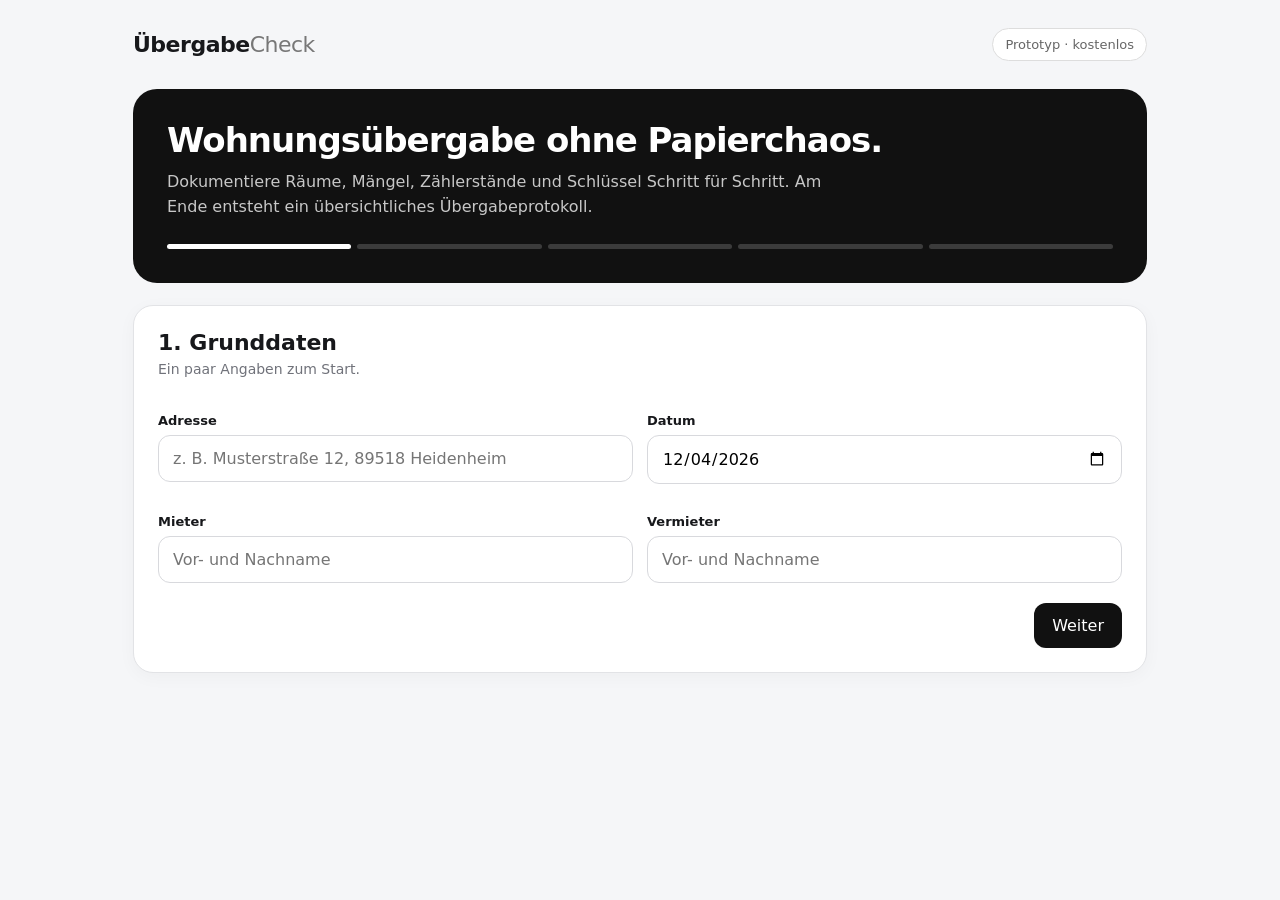
<file: uebergabecheck_prototyp(1).html>
<!DOCTYPE html>
<html lang="de">
<head>
<meta charset="UTF-8">
<meta name="viewport" content="width=device-width, initial-scale=1.0">
<title>ÜbergabeCheck – Wohnungsübergabe</title>
<style>
  *{box-sizing:border-box}
  body{margin:0;font-family:Inter,system-ui,-apple-system,BlinkMacSystemFont,"Segoe UI",sans-serif;background:#f5f6f8;color:#17181b}
  .app{max-width:1050px;margin:auto;padding:28px 18px 60px}
  header{display:flex;justify-content:space-between;align-items:center;margin-bottom:28px}
  .brand{font-size:22px;font-weight:800;letter-spacing:-.5px}
  .brand span{font-weight:500;color:#777}
  .badge{font-size:13px;background:#fff;border:1px solid #ddd;padding:8px 12px;border-radius:999px;color:#666}
  .hero{background:#111;color:#fff;border-radius:24px;padding:34px;margin-bottom:22px}
  .hero h1{font-size:34px;line-height:1.05;margin:0 0 10px;letter-spacing:-1px}
  .hero p{margin:0;color:#c7c7c7;max-width:680px;line-height:1.6}
  .progress{display:flex;gap:6px;margin-top:24px}
  .dot{height:5px;flex:1;background:#3b3b3b;border-radius:5px}
  .dot.active{background:#fff}
  .card{background:#fff;border:1px solid #e2e3e6;border-radius:20px;padding:24px;margin-bottom:16px;box-shadow:0 4px 18px rgba(0,0,0,.035)}
  h2{font-size:22px;margin:0 0 6px}
  .sub{color:#70727a;font-size:14px;margin-bottom:20px}
  label{display:block;font-size:13px;font-weight:700;margin:16px 0 7px}
  input,textarea,select{width:100%;padding:13px 14px;border:1px solid #d8d9dd;border-radius:12px;font:inherit;background:#fff}
  textarea{min-height:90px;resize:vertical}
  .grid{display:grid;grid-template-columns:1fr 1fr;gap:14px}
  .room-grid{display:grid;grid-template-columns:repeat(3,1fr);gap:12px}
  .room{border:1px solid #ddd;border-radius:15px;padding:16px;cursor:pointer;background:#fff}
  .room.selected{border:2px solid #111;padding:15px}
  .room strong{display:block;margin-bottom:5px}
  .room small{color:#777}
  .choice-row{display:flex;gap:10px;flex-wrap:wrap}
  .choice{border:1px solid #ddd;border-radius:12px;padding:11px 14px;cursor:pointer;background:#fff}
  .choice.active{background:#111;color:#fff;border-color:#111}
  .actions{display:flex;justify-content:space-between;gap:12px;margin-top:20px}
  button{border:0;border-radius:12px;padding:13px 18px;font-weight:750;cursor:pointer;font:inherit}
  .primary{background:#111;color:#fff}
  .secondary{background:#ececef;color:#222}
  .danger{background:#fff0f0;color:#a11}
  .hidden{display:none}
  .photo-box{border:1px dashed #c8c9ce;border-radius:15px;padding:22px;text-align:center;color:#777}
  .photo-preview{display:flex;gap:10px;flex-wrap:wrap;margin-top:12px}
  .photo-preview img{width:110px;height:85px;object-fit:cover;border-radius:10px;border:1px solid #ddd}
  .summary-row{display:flex;justify-content:space-between;border-bottom:1px solid #eee;padding:12px 0;gap:20px}
  .summary-row:last-child{border-bottom:0}
  .notice{background:#f0f1f3;padding:13px 15px;border-radius:12px;color:#555;font-size:14px;line-height:1.5}
  @media(max-width:700px){
    .grid,.room-grid{grid-template-columns:1fr}
    .hero h1{font-size:28px}
    .app{padding:18px 12px 40px}
    .card{padding:18px}
  }
  @media print{
    body{background:#fff}
    header,.hero,.actions,.no-print{display:none!important}
    .app{max-width:none;padding:0}
    .card{box-shadow:none;border:0;padding:0;margin:0 0 20px}
  }

  .protocol{background:#fff;color:#17181b}
  .protocol-cover{padding:28px 8px 34px;border-bottom:2px solid #111;margin-bottom:22px}
  .protocol-kicker{font-size:11px;font-weight:800;letter-spacing:2px;color:#777;margin-bottom:10px}
  .protocol h1{font-size:34px;letter-spacing:-1px;margin:0 0 8px}
  .protocol-address{font-size:18px;color:#555;margin-bottom:25px}
  .protocol-meta{display:grid;grid-template-columns:repeat(3,1fr);gap:12px}
  .protocol-meta div,.overview-grid div{background:#f5f5f6;border-radius:12px;padding:13px}
  .protocol-meta span,.overview-grid span,.protocol-row span{display:block;font-size:11px;color:#777;text-transform:uppercase;letter-spacing:.5px;margin-bottom:5px}
  .protocol-section{margin:22px 0;padding:18px 0;border-bottom:1px solid #e5e5e7}
  .section-title{display:flex;justify-content:space-between;align-items:center;font-size:18px;font-weight:800;margin-bottom:14px}
  .overview-grid{display:grid;grid-template-columns:repeat(4,1fr);gap:10px}
  .protocol-row{display:flex;justify-content:space-between;gap:20px;padding:12px 0;border-bottom:1px solid #eee}
  .protocol-row:last-child{border-bottom:0}
  .protocol-detail{background:#f7f7f8;border-radius:12px;padding:13px;line-height:1.55}
  .protocol-detail strong{display:block;font-size:11px;text-transform:uppercase;letter-spacing:.5px;color:#777;margin-bottom:6px}
  .state-pill{font-size:11px;padding:6px 9px;border-radius:999px;font-weight:800;background:#eee}
  .state-pill.ok{background:#e9f5ec}
  .state-pill.wear{background:#fff4d9}
  .state-pill.damage{background:#ffe9e9}
  .muted{color:#777;font-size:13px}
  .photo-grid{display:grid;grid-template-columns:repeat(3,1fr);gap:10px;margin-top:12px}
  .protocol-photo{width:100%;height:180px;object-fit:cover;border-radius:10px;border:1px solid #ddd}
  .signature-section{padding-top:10px}
  .signature-grid{display:grid;grid-template-columns:1fr 1fr;gap:45px;margin-top:35px}
  .signature-line{height:70px;border-bottom:1px solid #777;margin-bottom:8px}
  .signature-grid span{display:block;color:#777;font-size:12px;margin-top:3px}
  .protocol-footer{font-size:11px;color:#888;text-align:center;padding-top:12px}
  @media(max-width:700px){
    .protocol-meta,.overview-grid{grid-template-columns:1fr 1fr}
    .photo-grid{grid-template-columns:1fr 1fr}
    .protocol-photo{height:140px}
    .signature-grid{grid-template-columns:1fr;gap:25px}
  }
  @media print{
    @page{size:A4;margin:14mm}
    body{background:#fff}
    .app{padding:0;max-width:none}
    .card{border:0;padding:0;box-shadow:none}
    .protocol-section{break-inside:avoid}
    .protocol-photo{break-inside:avoid}
    .protocol-cover{break-after:auto}
    .protocol-footer{position:relative}
    .no-print{display:none!important}
  }

</style>
</head>
<body>
<div class="app">
  <header>
    <div class="brand">Übergabe<span>Check</span></div>
    <div class="badge">Prototyp · kostenlos</div>
  </header>

  <section class="hero">
    <h1>Wohnungsübergabe ohne Papierchaos.</h1>
    <p>Dokumentiere Räume, Mängel, Zählerstände und Schlüssel Schritt für Schritt. Am Ende entsteht ein übersichtliches Übergabeprotokoll.</p>
    <div class="progress" id="progress"></div>
  </section>

  <section class="card" id="step1">
    <h2>1. Grunddaten</h2>
    <div class="sub">Ein paar Angaben zum Start.</div>
    <div class="grid">
      <div><label>Adresse</label><input id="address" placeholder="z. B. Musterstraße 12, 89518 Heidenheim"></div>
      <div><label>Datum</label><input id="date" type="date"></div>
      <div><label>Mieter</label><input id="tenant" placeholder="Vor- und Nachname"></div>
      <div><label>Vermieter</label><input id="landlord" placeholder="Vor- und Nachname"></div>
    </div>
    <div class="actions"><span></span><button class="primary" onclick="go(2)">Weiter</button></div>
  </section>

  <section class="card hidden" id="step2">
    <h2>2. Räume</h2>
    <div class="sub">Welche Räume möchtest du dokumentieren?</div>
    <div class="room-grid" id="rooms"></div>
    <div class="actions"><button class="secondary" onclick="go(1)">Zurück</button><button class="primary" onclick="go(3)">Weiter</button></div>
  </section>

  <section class="card hidden" id="step3">
    <h2>3. Raum dokumentieren</h2>
    <div class="sub">Wähle einen Raum und halte den Zustand fest.</div>
    <div class="grid">
      <div>
        <label>Raum</label>
        <select id="roomSelect" onchange="loadRoom()"></select>
      </div>
      <div>
        <label>Zustand</label>
        <div class="choice-row">
          <div class="choice" data-state="ok" onclick="setState('ok')">Ohne Mängel</div>
          <div class="choice" data-state="wear" onclick="setState('wear')">Gebrauchsspuren</div>
          <div class="choice" data-state="damage" onclick="setState('damage')">Mangel vorhanden</div>
        </div>
      </div>
    </div>
    <label>Beschreibung</label>
    <textarea id="description" placeholder="z. B. Kratzer im Laminat vor der Balkontür."></textarea>
    <label>Fotos</label>
    <div class="photo-box">
      <input id="photos" type="file" accept="image/*" multiple onchange="previewPhotos()">
      <div>Fotos auswählen – auf dem Smartphone kann direkt die Kamera genutzt werden.</div>
      <div class="photo-preview" id="photoPreview"></div>
    </div>
    <div class="actions"><button class="secondary" onclick="go(2)">Zurück</button><button class="primary" onclick="saveRoomAndNext()">Raum speichern</button></div>
  </section>

  <section class="card hidden" id="step4">
    <h2>4. Zähler & Schlüssel</h2>
    <div class="sub">Nur eintragen, was vorhanden ist.</div>
    <div class="grid">
      <div><label>Strom – Zählernummer</label><input id="electricNo" placeholder="optional"></div>
      <div><label>Strom – Stand</label><input id="electric" placeholder="z. B. 12483 kWh"></div>
      <div><label>Wasser – Zählernummer</label><input id="waterNo" placeholder="optional"></div>
      <div><label>Wasser – Stand</label><input id="water" placeholder="z. B. 384 m³"></div>
      <div><label>Gas – Zählernummer</label><input id="gasNo" placeholder="optional"></div>
      <div><label>Gas – Stand</label><input id="gas" placeholder="z. B. 1520 m³"></div>
    </div>
    <label>Schlüssel</label>
    <textarea id="keys" placeholder="z. B. 2 Wohnungsschlüssel, 2 Haustürschlüssel, 1 Briefkastenschlüssel"></textarea>
    <label>Allgemeine Bemerkungen</label>
    <textarea id="notes" placeholder="Sonstige Hinweise zur Übergabe"></textarea>
    <div class="actions"><button class="secondary" onclick="go(3)">Zurück</button><button class="primary" onclick="showSummary()">Protokoll anzeigen</button></div>
  </section>

  <section class="card hidden" id="step5">
    <h2>5. Übergabeprotokoll</h2>
    <div class="sub">Deine Angaben als übersichtliche Dokumentation.</div>
    <div id="summary"></div>
    <div class="actions no-print"><button class="secondary" onclick="go(4)">Zurück</button><button class="primary" onclick="window.print()">Als PDF speichern / drucken</button></div>
  </section>
</div>

<script>
const roomNames=["Flur","Wohnzimmer","Schlafzimmer","Kinderzimmer","Küche","Badezimmer","WC","Balkon","Keller","Garage","Abstellraum"];
let selectedRooms=["Flur","Wohnzimmer","Schlafzimmer","Küche","Badezimmer"];
let roomData={};
let currentRoom=selectedRooms[0];
let currentState="ok";
let photoURLs=[];

document.getElementById("date").value=new Date().toISOString().slice(0,10);

function renderRooms(){
  document.getElementById("rooms").innerHTML=roomNames.map(r=>`
    <div class="room ${selectedRooms.includes(r)?"selected":""}" onclick="toggleRoom('${r}')">
      <strong>${r}</strong><small>${selectedRooms.includes(r)?"Ausgewählt":"Nicht ausgewählt"}</small>
    </div>`).join("");
}
function renderProgress(step){
  document.getElementById("progress").innerHTML=[1,2,3,4,5].map(n=>`<div class="dot ${n<=step?"active":""}"></div>`).join("");
}
function go(step){
  document.querySelectorAll('[id^="step"]').forEach(x=>x.classList.add("hidden"));
  document.getElementById("step"+step).classList.remove("hidden");
  renderProgress(step);
  if(step===2) renderRooms();
  if(step===3){fillRoomSelect();loadRoom();}
  window.scrollTo({top:0,behavior:"smooth"});
}
function toggleRoom(r){
  if(selectedRooms.includes(r)) selectedRooms=selectedRooms.filter(x=>x!==r);
  else selectedRooms.push(r);
  renderRooms();
}
function fillRoomSelect(){
  if(!selectedRooms.length) selectedRooms=["Flur"];
  document.getElementById("roomSelect").innerHTML=selectedRooms.map(r=>`<option>${r}</option>`).join("");
}
function loadRoom(){
  currentRoom=document.getElementById("roomSelect").value;
  const d=roomData[currentRoom]||{state:"ok",description:"",photos:[]};
  currentState=d.state;
  document.getElementById("description").value=d.description||"";
  document.querySelectorAll(".choice").forEach(x=>x.classList.toggle("active",x.dataset.state===currentState));
  photoURLs=d.photos||[];
  document.getElementById("photoPreview").innerHTML=photoURLs.map(u=>`<img src="${u}">`).join("");
  document.getElementById("photos").value="";
}
function setState(s){
  currentState=s;
  document.querySelectorAll(".choice").forEach(x=>x.classList.toggle("active",x.dataset.state===s));
}
function previewPhotos(){
  photoURLs=[];
  [...document.getElementById("photos").files].forEach(file=>{
    const url=URL.createObjectURL(file);
    photoURLs.push(url);
  });
  document.getElementById("photoPreview").innerHTML=photoURLs.map(u=>`<img src="${u}">`).join("");
}
function saveRoomAndNext(){
  roomData[currentRoom]={state:currentState,description:document.getElementById("description").value,photos:[...photoURLs]};
  const idx=selectedRooms.indexOf(currentRoom);
  if(idx<selectedRooms.length-1){
    currentRoom=selectedRooms[idx+1];
    document.getElementById("roomSelect").value=currentRoom;
    loadRoom();
    alert("Raum gespeichert. Jetzt kannst du den nächsten Raum dokumentieren.");
  }else{
    go(4);
  }
}
function esc(s){return (s||"").replace(/[&<>"']/g,c=>({"&":"&amp;","<":"&lt;",">":"&gt;",'"':"&quot;","'":"&#39;"}[c]));}
function stateLabel(s){return s==="ok"?"Ohne festgestellte Mängel":s==="wear"?"Gebrauchsspuren":"Mangel vorhanden";}
function showSummary(){
  const rooms=selectedRooms.map(r=>{
    const d=roomData[r]||{state:"ok",description:"",photos:[]};
    const photos=(d.photos||[]).map((u,i)=>`<img class="protocol-photo" src="${u}" alt="Foto ${i+1}">`).join("");
    return `<section class="protocol-section">
      <div class="section-title"><span>${esc(r)}</span><span class="state-pill ${d.state}">${stateLabel(d.state)}</span></div>
      ${d.description?`<div class="protocol-detail"><strong>Beschreibung</strong><div>${esc(d.description)}</div></div>`:""}
      ${photos?`<div class="photo-grid">${photos}</div>`:""}
      ${!d.description && !photos?`<div class="muted">Keine zusätzlichen Angaben dokumentiert.</div>`:""}
    </section>`;
  }).join("");

  const dateRaw=document.getElementById("date").value;
  const dateFormatted=dateRaw ? new Date(dateRaw+"T12:00:00").toLocaleDateString("de-DE") : "";

  document.getElementById("summary").innerHTML=`
    <div class="protocol">
      <div class="protocol-cover">
        <div class="protocol-kicker">WOHNUNGSÜBERGABE</div>
        <h1>Übergabeprotokoll</h1>
        <div class="protocol-address">${esc(document.getElementById("address").value)||"Adresse nicht angegeben"}</div>
        <div class="protocol-meta">
          <div><span>Datum</span><strong>${dateFormatted}</strong></div>
          <div><span>Mieter</span><strong>${esc(document.getElementById("tenant").value)||"–"}</strong></div>
          <div><span>Vermieter</span><strong>${esc(document.getElementById("landlord").value)||"–"}</strong></div>
        </div>
      </div>

      <div class="protocol-section">
        <div class="section-title"><span>Übergabeübersicht</span></div>
        <div class="overview-grid">
          <div><span>Dokumentierte Räume</span><strong>${selectedRooms.length}</strong></div>
          <div><span>Dokumentierte Fotos</span><strong>${selectedRooms.reduce((n,r)=>n+((roomData[r]?.photos||[]).length),0)}</strong></div>
          <div><span>Zählerstände</span><strong>${["electric","water","gas"].filter(id=>document.getElementById(id).value.trim()).length}</strong></div>
          <div><span>Schlüssel</span><strong>${document.getElementById("keys").value.trim()?"Dokumentiert":"–"}</strong></div>
        </div>
      </div>

      <div class="protocol-section">
        <div class="section-title"><span>Zählerstände</span></div>
        ${[
          ["Strom","electricNo","electric","kWh"],
          ["Wasser","waterNo","water","m³"],
          ["Gas","gasNo","gas","m³"]
        ].map(([name,no,val,unit])=>`
          <div class="protocol-row">
            <div><strong>${name}</strong><span>Zählernummer: ${esc(document.getElementById(no).value)||"–"}</span></div>
            <strong>${esc(document.getElementById(val).value)||"–"} ${esc(document.getElementById(val).value)?unit:""}</strong>
          </div>`).join("")}
      </div>

      <div class="protocol-section">
        <div class="section-title"><span>Schlüsselübergabe</span></div>
        <div class="protocol-detail">${esc(document.getElementById("keys").value)||"Keine Angaben dokumentiert."}</div>
      </div>

      <div class="protocol-section">
        <div class="section-title"><span>Räume & Zustand</span></div>
        ${rooms}
      </div>

      <div class="protocol-section">
        <div class="section-title"><span>Allgemeine Bemerkungen</span></div>
        <div class="protocol-detail">${esc(document.getElementById("notes").value)||"Keine weiteren Bemerkungen."}</div>
      </div>

      <div class="signature-section">
        <div class="section-title"><span>Unterschriften</span></div>
        <div class="signature-grid">
          <div><div class="signature-line"></div><strong>Mieter</strong><span>Ort / Datum</span></div>
          <div><div class="signature-line"></div><strong>Vermieter</strong><span>Ort / Datum</span></div>
        </div>
      </div>

      <div class="protocol-footer">ÜbergabeCheck · Erstellt am ${new Date().toLocaleDateString("de-DE")}</div>
    </div>`;
  go(5);
}
renderRooms(); renderProgress(1);
</script>
</body>
</html>
</file>
